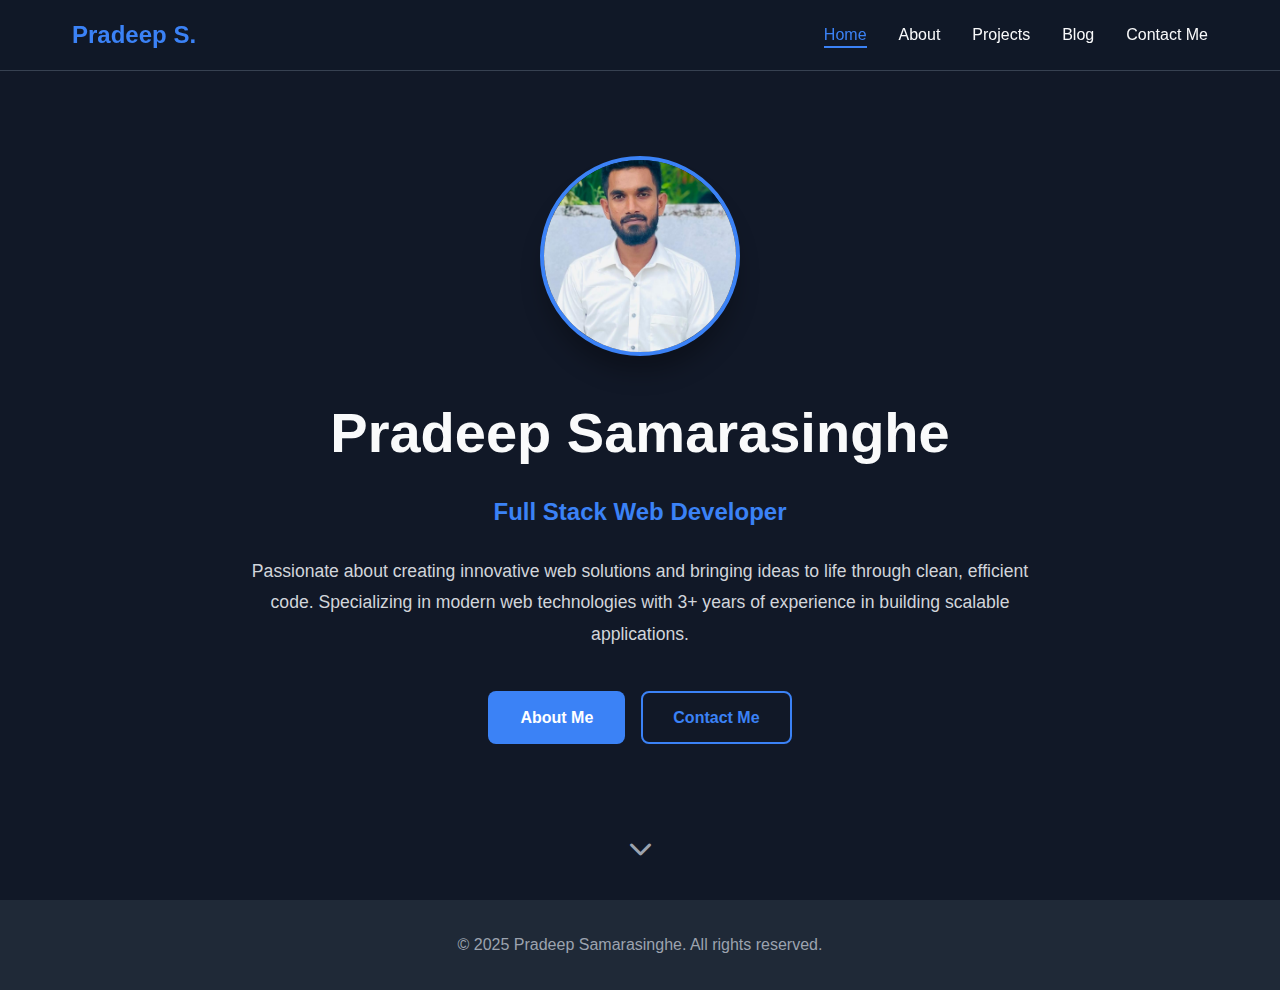
<file: index.html>
<!DOCTYPE html>
<html lang="en">
<head>
    <meta charset="UTF-8">
    <meta name="viewport" content="width=device-width, initial-scale=1.0">
    <title>Pradeep Samarasinghe - Web Developer Portfolio</title>
    <link rel="stylesheet" href="style.css">
    <link rel="stylesheet" href="https://cdnjs.cloudflare.com/ajax/libs/font-awesome/6.0.0/css/all.min.css">
</head>
<body>
    <!-- Navigation -->
    <nav class="navbar" id="navbar">
        <div class="nav-container">
            <div class="nav-logo">
                <a href="index.html">Pradeep S.</a>
            </div>
            <ul class="nav-menu" id="navMenu">
                <li class="nav-item">
                    <a href="index.html" class="nav-link active">Home</a>
                </li>
                <li class="nav-item">
                    <a href="about.html" class="nav-link">About</a>
                </li>
                <li class="nav-item">
                    <a href="projects.html" class="nav-link">Projects</a>
                </li>
                <li class="nav-item">
                    <a href="blog.html" class="nav-link">Blog</a>
                </li>
                <li class="nav-item">
                    <a href="contact.html" class="nav-link">Contact Me</a>
                </li>
            </ul>
            <div class="hamburger" id="hamburger">
                <span class="bar"></span>
                <span class="bar"></span>
                <span class="bar"></span>
            </div>
        </div>
    </nav>

    <!-- Home Section -->
    <section id="home" class="home-section">
        <div class="home-container">
            <div class="profile-image">
                <img src="images/me.jpeg" alt="Pradeep Samarasinghe">
            </div>
            <h1 class="home-title">Pradeep Samarasinghe</h1>
            <p class="home-subtitle">Full Stack Web Developer</p>
            <p class="home-description">
                Passionate about creating innovative web solutions and bringing ideas to life through clean, efficient code. 
                Specializing in modern web technologies with 3+ years of experience in building scalable applications.
            </p>
            <div class="home-buttons">
                <a href="about.html" class="btn btn-primary">About Me</a>
                <a href="contact.html" class="btn btn-secondary">Contact Me</a>
            </div>
        </div>
        <div class="scroll-indicator">
            <i class="fas fa-chevron-down"></i>
        </div>
    </section>

    <!-- Footer -->
    <footer class="footer">
        <div class="container">
            <div class="footer-bottom">
                <p>© 2025 Pradeep Samarasinghe. All rights reserved.</p>
            </div>
        </div>
    </footer>

    <script src="script.js"></script>
</body>
</html>
</file>
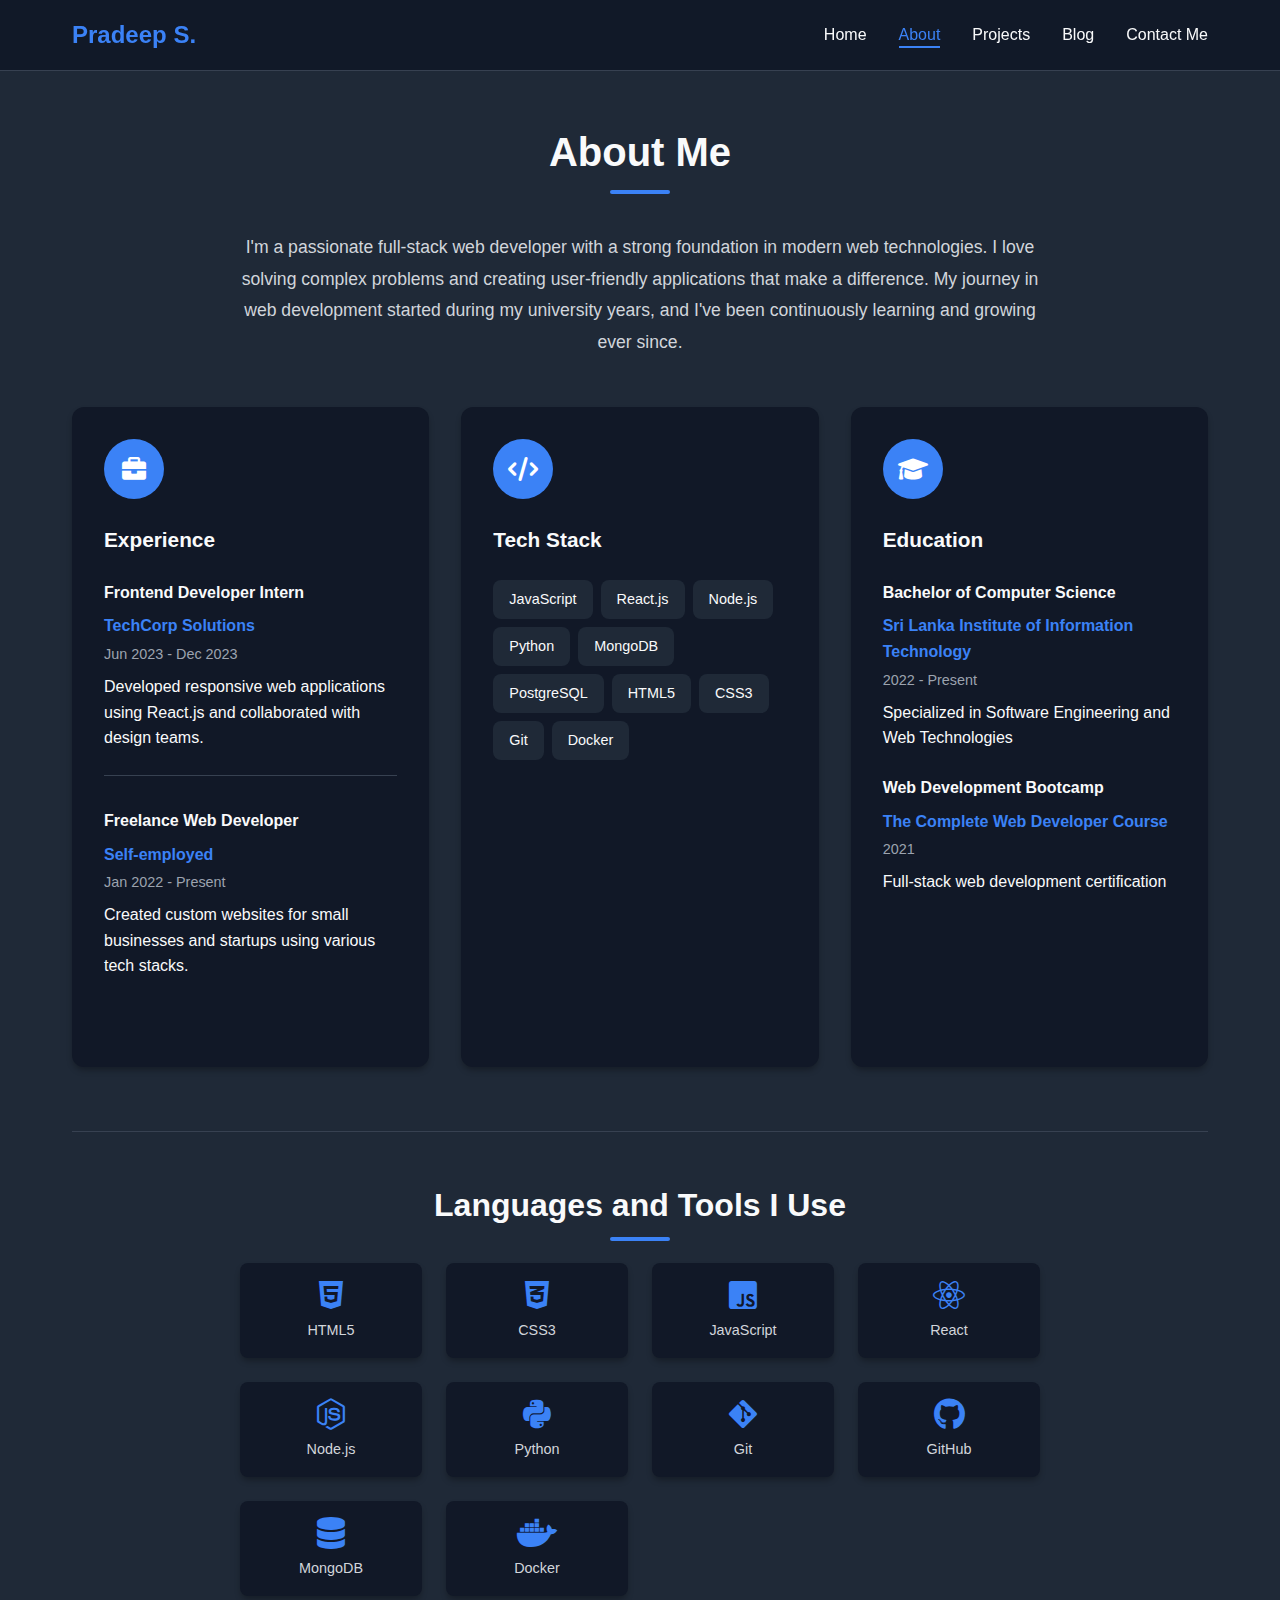
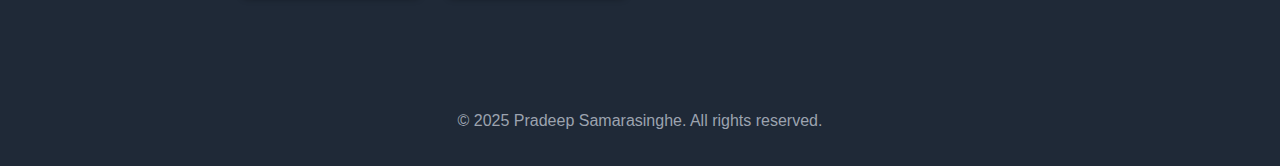
<file: about.html>
<!DOCTYPE html>
<html lang="en">
<head>
    <meta charset="UTF-8">
    <meta name="viewport" content="width=device-width, initial-scale=1.0">
    <title>About - Pradeep Samarasinghe</title>
    <link rel="stylesheet" href="style.css">
    <link rel="stylesheet" href="https://cdnjs.cloudflare.com/ajax/libs/font-awesome/6.0.0/css/all.min.css">
</head>
<body>
    <!-- Navigation -->
    <nav class="navbar" id="navbar">
        <div class="nav-container">
            <div class="nav-logo">
                <a href="index.html">Pradeep S.</a>
            </div>
            <ul class="nav-menu" id="navMenu">
                <li class="nav-item">
                    <a href="index.html" class="nav-link">Home</a>
                </li>
                <li class="nav-item">
                    <a href="about.html" class="nav-link active">About</a>
                </li>
                <li class="nav-item">
                    <a href="projects.html" class="nav-link">Projects</a>
                </li>
                <li class="nav-item">
                    <a href="blog.html" class="nav-link">Blog</a>
                </li>
                <li class="nav-item">
                    <a href="contact.html" class="nav-link">Contact Me</a>
                </li>
            </ul>
            <div class="hamburger" id="hamburger">
                <span class="bar"></span>
                <span class="bar"></span>
                <span class="bar"></span>
            </div>
        </div>
    </nav>

    <!-- About Section -->
    <section class="about-section page-section">
        <div class="container">
            <h1 class="page-title">About Me</h1>
            <div class="about-content">
                <div class="about-intro">
                    <p>
                        I'm a passionate full-stack web developer with a strong foundation in modern web technologies. 
                        I love solving complex problems and creating user-friendly applications that make a difference. 
                        My journey in web development started during my university years, and I've been continuously 
                        learning and growing ever since.
                    </p>
                </div>
                
                <div class="about-grid">
                    <div class="about-card">
                        <div class="card-icon">
                            <i class="fas fa-briefcase"></i>
                        </div>
                        <h3>Experience</h3>
                        <div class="timeline">
                            <div class="timeline-item">
                                <h4>Frontend Developer Intern</h4>
                                <p class="timeline-company">TechCorp Solutions</p>
                                <p class="timeline-period">Jun 2023 - Dec 2023</p>
                                <p>Developed responsive web applications using React.js and collaborated with design teams.</p>
                            </div>
                            <div class="timeline-item">
                                <h4>Freelance Web Developer</h4>
                                <p class="timeline-company">Self-employed</p>
                                <p class="timeline-period">Jan 2022 - Present</p>
                                <p>Created custom websites for small businesses and startups using various tech stacks.</p>
                            </div>
                        </div>
                    </div>

                    <div class="about-card">
                        <div class="card-icon">
                            <i class="fas fa-code"></i>
                        </div>
                        <h3>Tech Stack</h3>
                        <div class="tech-grid">
                            <span class="tech-item">JavaScript</span>
                            <span class="tech-item">React.js</span>
                            <span class="tech-item">Node.js</span>
                            <span class="tech-item">Python</span>
                            <span class="tech-item">MongoDB</span>
                            <span class="tech-item">PostgreSQL</span>
                            <span class="tech-item">HTML5</span>
                            <span class="tech-item">CSS3</span>
                            <span class="tech-item">Git</span>
                            <span class="tech-item">Docker</span>
                        </div>
                    </div>

                    <div class="about-card">
                        <div class="card-icon">
                            <i class="fas fa-graduation-cap"></i>
                        </div>
                        <h3>Education</h3>
                        <div class="education-list">
                            <div class="education-item">
                                <h4>Bachelor of Computer Science</h4>
                                <p class="education-school">Sri Lanka Institute of Information Technology</p>
                                <p class="education-period">2022 - Present</p>
                                <p>Specialized in Software Engineering and Web Technologies</p>
                            </div>
                            <div class="education-item">
                                <h4>Web Development Bootcamp</h4>
                                <p class="education-school">The Complete Web Developer Course</p>
                                <p class="education-period">2021</p>
                                <p>Full-stack web development certification</p>
                            </div>
                        </div>
                    </div>
                </div>

                <!-- Languages and Tools Section -->
                <div class="tools-section">
                    <h2 class="section-title">Languages and Tools I Use</h2>
                    <div class="tools-grid">
                        <div class="tool-item">
                            <i class="fab fa-html5"></i>
                            <span>HTML5</span>
                        </div>
                        <div class="tool-item">
                            <i class="fab fa-css3-alt"></i>
                            <span>CSS3</span>
                        </div>
                        <div class="tool-item">
                            <i class="fab fa-js-square"></i>
                            <span>JavaScript</span>
                        </div>
                        <div class="tool-item">
                            <i class="fab fa-react"></i>
                            <span>React</span>
                        </div>
                        <div class="tool-item">
                            <i class="fab fa-node-js"></i>
                            <span>Node.js</span>
                        </div>
                        <div class="tool-item">
                            <i class="fab fa-python"></i>
                            <span>Python</span>
                        </div>
                        <div class="tool-item">
                            <i class="fab fa-git-alt"></i>
                            <span>Git</span>
                        </div>
                        <div class="tool-item">
                            <i class="fab fa-github"></i>
                            <span>GitHub</span>
                        </div>
                        <div class="tool-item">
                            <i class="fas fa-database"></i>
                            <span>MongoDB</span>
                        </div>
                        <div class="tool-item">
                            <i class="fab fa-docker"></i>
                            <span>Docker</span>
                        </div>
                    </div>
                </div>
            </div>
        </div>
    </section>

    <!-- Footer -->
    <footer class="footer">
        <div class="container">
            <div class="footer-bottom">
                <p>© 2025 Pradeep Samarasinghe. All rights reserved.</p>
            </div>
        </div>
    </footer>

    <script src="script.js"></script>
</body>
</html>
</file>
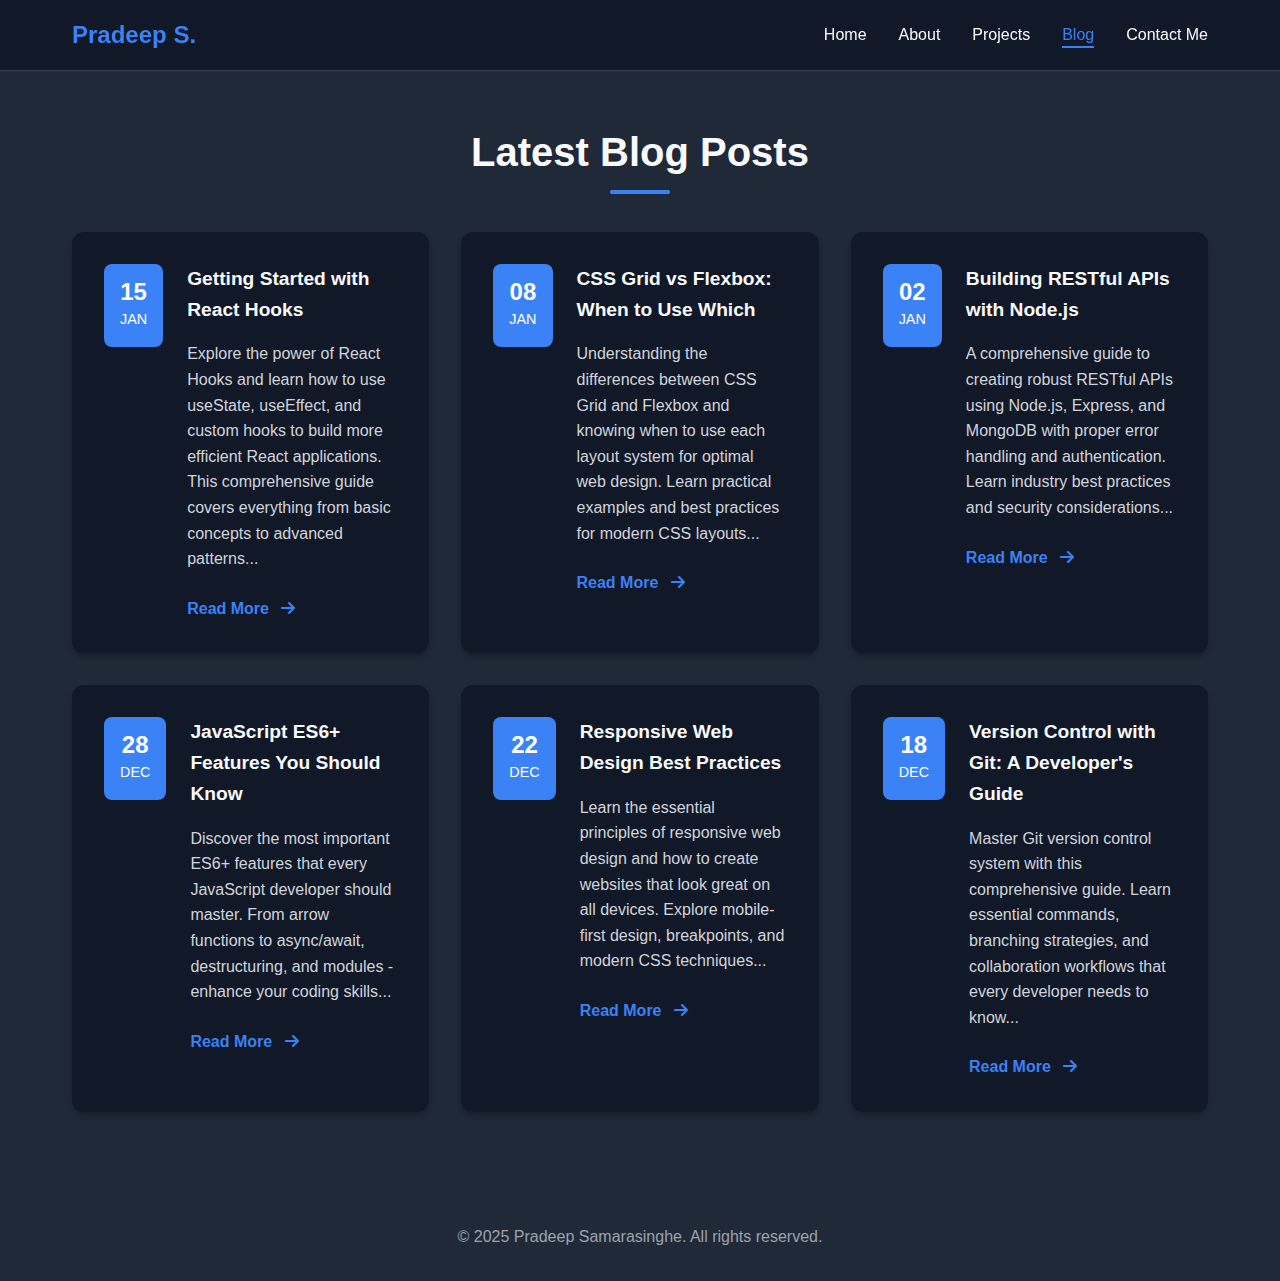
<file: blog.html>
<!DOCTYPE html>
<html lang="en">
<head>
    <meta charset="UTF-8">
    <meta name="viewport" content="width=device-width, initial-scale=1.0">
    <title>Blog - Pradeep Samarasinghe</title>
    <link rel="stylesheet" href="style.css">
    <link rel="stylesheet" href="https://cdnjs.cloudflare.com/ajax/libs/font-awesome/6.0.0/css/all.min.css">
</head>
<body>
    <!-- Navigation -->
    <nav class="navbar" id="navbar">
        <div class="nav-container">
            <div class="nav-logo">
                <a href="index.html">Pradeep S.</a>
            </div>
            <ul class="nav-menu" id="navMenu">
                <li class="nav-item">
                    <a href="index.html" class="nav-link">Home</a>
                </li>
                <li class="nav-item">
                    <a href="about.html" class="nav-link">About</a>
                </li>
                <li class="nav-item">
                    <a href="projects.html" class="nav-link">Projects</a>
                </li>
                <li class="nav-item">
                    <a href="blog.html" class="nav-link active">Blog</a>
                </li>
                <li class="nav-item">
                    <a href="contact.html" class="nav-link">Contact Me</a>
                </li>
            </ul>
            <div class="hamburger" id="hamburger">
                <span class="bar"></span>
                <span class="bar"></span>
                <span class="bar"></span>
            </div>
        </div>
    </nav>

    <!-- Blog Section -->
    <section class="blog-section page-section">
        <div class="container">
            <h1 class="page-title">Latest Blog Posts</h1>
            <div class="blog-grid">
                <article class="blog-card">
                    <div class="blog-date">
                        <span class="date-day">15</span>
                        <span class="date-month">Jan</span>
                    </div>
                    <div class="blog-content">
                        <h3>Getting Started with React Hooks</h3>
                        <p>Explore the power of React Hooks and learn how to use useState, useEffect, and custom hooks to build more efficient React applications. This comprehensive guide covers everything from basic concepts to advanced patterns...</p>
                        <a href="#" class="read-more">Read More <i class="fas fa-arrow-right"></i></a>
                    </div>
                </article>

                <article class="blog-card">
                    <div class="blog-date">
                        <span class="date-day">08</span>
                        <span class="date-month">Jan</span>
                    </div>
                    <div class="blog-content">
                        <h3>CSS Grid vs Flexbox: When to Use Which</h3>
                        <p>Understanding the differences between CSS Grid and Flexbox and knowing when to use each layout system for optimal web design. Learn practical examples and best practices for modern CSS layouts...</p>
                        <a href="#" class="read-more">Read More <i class="fas fa-arrow-right"></i></a>
                    </div>
                </article>

                <article class="blog-card">
                    <div class="blog-date">
                        <span class="date-day">02</span>
                        <span class="date-month">Jan</span>
                    </div>
                    <div class="blog-content">
                        <h3>Building RESTful APIs with Node.js</h3>
                        <p>A comprehensive guide to creating robust RESTful APIs using Node.js, Express, and MongoDB with proper error handling and authentication. Learn industry best practices and security considerations...</p>
                        <a href="#" class="read-more">Read More <i class="fas fa-arrow-right"></i></a>
                    </div>
                </article>

                <article class="blog-card">
                    <div class="blog-date">
                        <span class="date-day">28</span>
                        <span class="date-month">Dec</span>
                    </div>
                    <div class="blog-content">
                        <h3>JavaScript ES6+ Features You Should Know</h3>
                        <p>Discover the most important ES6+ features that every JavaScript developer should master. From arrow functions to async/await, destructuring, and modules - enhance your coding skills...</p>
                        <a href="#" class="read-more">Read More <i class="fas fa-arrow-right"></i></a>
                    </div>
                </article>

                <article class="blog-card">
                    <div class="blog-date">
                        <span class="date-day">22</span>
                        <span class="date-month">Dec</span>
                    </div>
                    <div class="blog-content">
                        <h3>Responsive Web Design Best Practices</h3>
                        <p>Learn the essential principles of responsive web design and how to create websites that look great on all devices. Explore mobile-first design, breakpoints, and modern CSS techniques...</p>
                        <a href="#" class="read-more">Read More <i class="fas fa-arrow-right"></i></a>
                    </div>
                </article>

                <article class="blog-card">
                    <div class="blog-date">
                        <span class="date-day">18</span>
                        <span class="date-month">Dec</span>
                    </div>
                    <div class="blog-content">
                        <h3>Version Control with Git: A Developer's Guide</h3>
                        <p>Master Git version control system with this comprehensive guide. Learn essential commands, branching strategies, and collaboration workflows that every developer needs to know...</p>
                        <a href="#" class="read-more">Read More <i class="fas fa-arrow-right"></i></a>
                    </div>
                </article>
            </div>
        </div>
    </section>

    <!-- Footer -->
    <footer class="footer">
        <div class="container">
            <div class="footer-bottom">
                <p>© 2025 Pradeep Samarasinghe. All rights reserved.</p>
            </div>
        </div>
    </footer>

    <script src="script.js"></script>
</body>
</html>
</file>
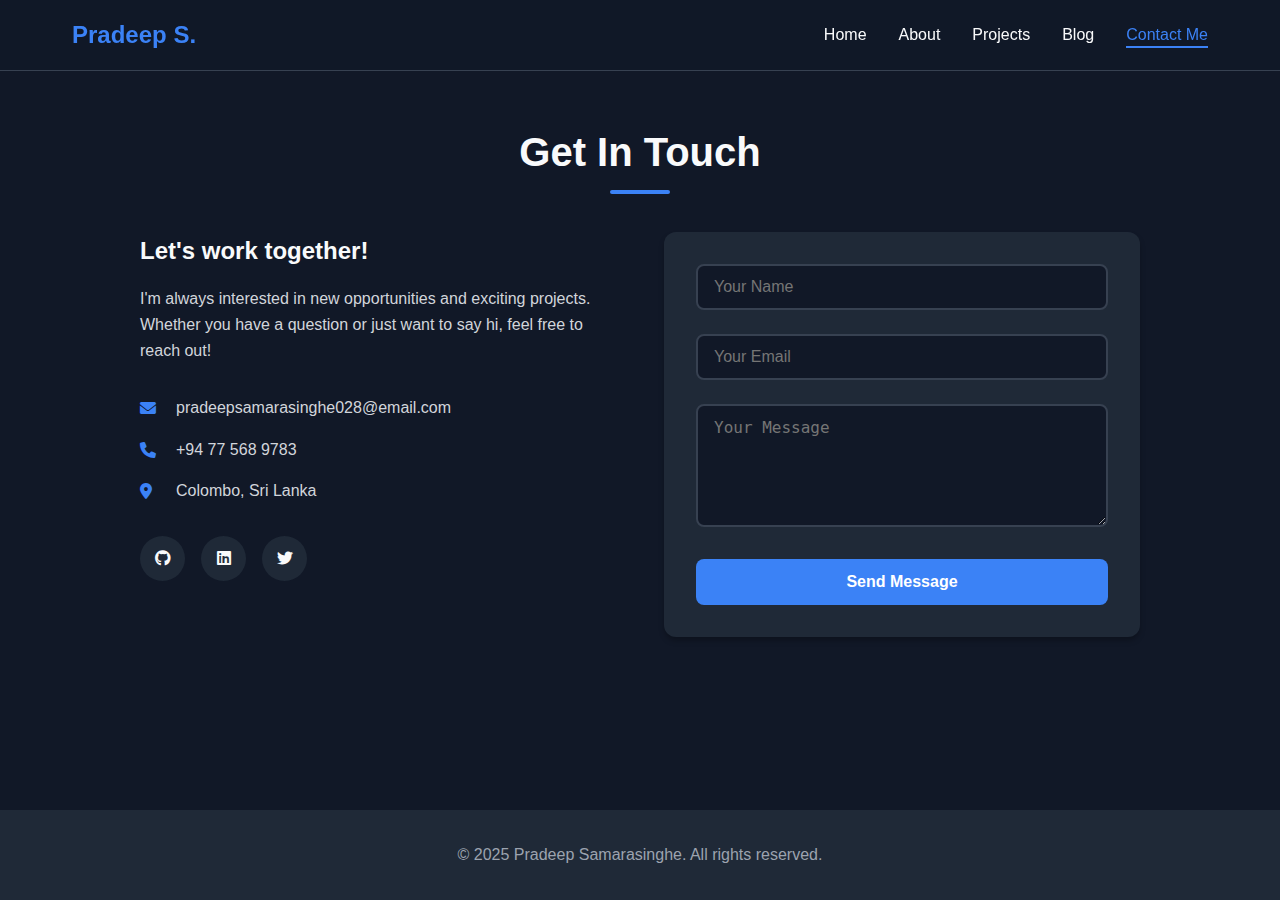
<file: contact.html>
<!DOCTYPE html>
<html lang="en">
<head>
    <meta charset="UTF-8">
    <meta name="viewport" content="width=device-width, initial-scale=1.0">
    <title>Contact - Pradeep Samarasinghe</title>
    <link rel="stylesheet" href="style.css">
    <link rel="stylesheet" href="https://cdnjs.cloudflare.com/ajax/libs/font-awesome/6.0.0/css/all.min.css">
</head>
<body>
    <!-- Navigation -->
    <nav class="navbar" id="navbar">
        <div class="nav-container">
            <div class="nav-logo">
                <a href="index.html">Pradeep S.</a>
            </div>
            <ul class="nav-menu" id="navMenu">
                <li class="nav-item">
                    <a href="index.html" class="nav-link">Home</a>
                </li>
                <li class="nav-item">
                    <a href="about.html" class="nav-link">About</a>
                </li>
                <li class="nav-item">
                    <a href="projects.html" class="nav-link">Projects</a>
                </li>
                <li class="nav-item">
                    <a href="blog.html" class="nav-link">Blog</a>
                </li>
                <li class="nav-item">
                    <a href="contact.html" class="nav-link active">Contact Me</a>
                </li>
            </ul>
            <div class="hamburger" id="hamburger">
                <span class="bar"></span>
                <span class="bar"></span>
                <span class="bar"></span>
            </div>
        </div>
    </nav>

    <!-- Contact Section -->
    <section class="contact-section page-section">
        <div class="container">
            <h1 class="page-title">Get In Touch</h1>
            <div class="contact-content">
                <div class="contact-info">
                    <h3>Let's work together!</h3>
                    <p>I'm always interested in new opportunities and exciting projects. Whether you have a question or just want to say hi, feel free to reach out!</p>
                    
                    <div class="contact-details">
                        <div class="contact-item">
                            <i class="fas fa-envelope"></i>
                            <span>pradeepsamarasinghe028@email.com</span>
                        </div>
                        <div class="contact-item">
                            <i class="fas fa-phone"></i>
                            <span>+94 77 568 9783</span>
                        </div>
                        <div class="contact-item">
                            <i class="fas fa-map-marker-alt"></i>
                            <span>Colombo, Sri Lanka</span>
                        </div>
                    </div>

                    <div class="social-links">
                        <a href="#" class="social-link">
                            <i class="fab fa-github"></i>
                        </a>
                        <a href="#" class="social-link">
                            <i class="fab fa-linkedin"></i>
                        </a>
                        <a href="#" class="social-link">
                            <i class="fab fa-twitter"></i>
                        </a>
                    </div>
                </div>

                <form class="contact-form" id="contactForm">
                    <div class="form-group">
                        <input type="text" id="name" name="name" placeholder="Your Name" required>
                        <span class="error-message" id="nameError"></span>
                    </div>
                    <div class="form-group">
                        <input type="email" id="email" name="email" placeholder="Your Email" required>
                        <span class="error-message" id="emailError"></span>
                    </div>
                    <div class="form-group">
                        <textarea id="message" name="message" placeholder="Your Message" rows="5" required></textarea>
                        <span class="error-message" id="messageError"></span>
                    </div>
                    <button type="submit" class="btn btn-primary btn-full">Send Message</button>
                </form>
            </div>
        </div>
    </section>

    <!-- Footer -->
    <footer class="footer">
        <div class="container">
            <div class="footer-bottom">
                <p>© 2025 Pradeep Samarasinghe. All rights reserved.</p>
            </div>
        </div>
    </footer>

    <script src="script.js"></script>
</body>
</html>
</file>
<file: style.css>
/* CSS Reset and Base Styles */
* {
    margin: 0;
    padding: 0;
    box-sizing: border-box;
}

:root {
    /* Dark theme colors */
    --primary-color: #3b82f6;
    --secondary-color: #1e40af;
    --accent-color: #f59e0b;
    --success-color: #10b981;
    --warning-color: #f59e0b;
    --error-color: #ef4444;
    
    --text-primary: #f9fafb;
    --text-secondary: #d1d5db;
    --text-light: #9ca3af;
    
    --bg-primary: #111827;
    --bg-secondary: #1f2937;
    --bg-tertiary: #374151;
    
    --border-color: #374151;
    --shadow: 0 4px 6px -1px rgba(0, 0, 0, 0.3);
    --shadow-lg: 0 20px 25px -5px rgba(0, 0, 0, 0.3);
    
    --border-radius: 8px;
    --border-radius-lg: 12px;
    --transition: all 0.3s ease;
}

body {
    font-family: 'Inter', -apple-system, BlinkMacSystemFont, 'Segoe UI', Roboto, sans-serif;
    line-height: 1.6;
    color: var(--text-primary);
    background-color: var(--bg-primary);
    transition: var(--transition);
}

html {
    scroll-behavior: smooth;
}

.container {
    max-width: 1200px;
    margin: 0 auto;
    padding: 0 2rem;
}

/* Navigation */
.navbar {
    position: fixed;
    top: 0;
    width: 100%;
    background: rgba(17, 24, 39, 0.95);
    backdrop-filter: blur(10px);
    z-index: 1000;
    transition: var(--transition);
    border-bottom: 1px solid var(--border-color);
}

.nav-container {
    max-width: 1200px;
    margin: 0 auto;
    padding: 0 2rem;
    display: flex;
    justify-content: space-between;
    align-items: center;
    height: 70px;
}

.nav-logo a {
    font-size: 1.5rem;
    font-weight: 700;
    color: var(--primary-color);
    text-decoration: none;
}

.nav-menu {
    display: flex;
    list-style: none;
    gap: 2rem;
}

.nav-link {
    color: var(--text-primary);
    text-decoration: none;
    font-weight: 500;
    transition: var(--transition);
    position: relative;
}

.nav-link:hover {
    color: var(--primary-color);
}

.nav-link::after {
    content: '';
    position: absolute;
    bottom: -5px;
    left: 0;
    width: 0;
    height: 2px;
    background: var(--primary-color);
    transition: var(--transition);
}

.nav-link:hover::after {
    width: 100%;
}

.hamburger {
    display: none;
    flex-direction: column;
    cursor: pointer;
}

.bar {
    width: 25px;
    height: 3px;
    background: var(--text-primary);
    margin: 3px 0;
    transition: var(--transition);
}

/* Home Section */
.home-section {
    min-height: 100vh;
    display: flex;
    align-items: center;
    justify-content: center;
    background: var(--bg-primary); /* Changed to solid #111827 */
    text-align: center;
    position: relative;
    padding: 2rem;
}

.home-container {
    max-width: 800px;
    animation: fadeInUp 1s ease-out;
}

.profile-image {
    width: 200px;
    height: 200px;
    margin: 0 auto 2rem;
    border-radius: 50%;
    overflow: hidden;
    border: 4px solid var(--primary-color);
    box-shadow: var(--shadow-lg);
    transition: var(--transition);
}

.profile-image:hover {
    transform: scale(1.05);
}

.profile-image img {
    width: 100%;
    height: 100%;
    object-fit: cover;
}

.home-title {
    font-size: 3.5rem;
    font-weight: 700;
    margin-bottom: 1rem;
    color: var(--text-primary);
}

.home-subtitle {
    font-size: 1.5rem;
    color: var(--primary-color);
    margin-bottom: 1.5rem;
    font-weight: 600;
}

.home-description {
    font-size: 1.1rem;
    color: var(--text-secondary);
    margin-bottom: 2.5rem;
    line-height: 1.8;
}

.home-buttons {
    display: flex;
    gap: 1rem;
    justify-content: center;
    flex-wrap: wrap;
}

.scroll-indicator {
    position: absolute;
    bottom: 2rem;
    left: 50%;
    transform: translateX(-50%);
    color: var(--text-light);
    font-size: 1.5rem;
    animation: bounce 2s infinite;
}

/* Buttons */
.btn {
    display: inline-block;
    padding: 12px 30px;
    border-radius: var(--border-radius);
    text-decoration: none;
    font-weight: 600;
    transition: var(--transition);
    border: 2px solid transparent;
    cursor: pointer;
    font-size: 1rem;
}

.btn-primary {
    background: var(--primary-color);
    color: white;
}

.btn-primary:hover {
    background: var(--secondary-color);
    transform: translateY(-2px);
    box-shadow: var(--shadow-lg);
}

.btn-secondary {
    background: transparent;
    color: var(--primary-color);
    border-color: var(--primary-color);
}

.btn-secondary:hover {
    background: var(--primary-color);
    color: white;
    transform: translateY(-2px);
}

.btn-outline {
    background: transparent;
    color: var(--text-primary);
    border-color: var(--border-color);
}

.btn-outline:hover {
    background: var(--text-primary);
    color: var(--bg-primary);
}

.btn-sm {
    padding: 8px 20px;
    font-size: 0.9rem;
}

.btn-full {
    width: 100%;
}

/* Section Styles */
section {
    padding: 5rem 0;
}

.section-title {
    font-size: 2.5rem;
    font-weight: 700;
    text-align: center;
    margin-bottom: 3rem;
    color: var(--text-primary);
    position: relative;
}

.section-title::after {
    content: '';
    position: absolute;
    bottom: -10px;
    left: 50%;
    transform: translateX(-50%);
    width: 60px;
    height: 4px;
    background: var(--primary-color);
    border-radius: 2px;
}

/* About Section */
.about-section {
    background: var(--bg-secondary);
}

.about-intro {
    text-align: center;
    max-width: 800px;
    margin: 0 auto 3rem;
}

.about-intro p {
    font-size: 1.1rem;
    color: var(--text-secondary);
    line-height: 1.8;
}

.about-grid {
    display: grid;
    grid-template-columns: repeat(auto-fit, minmax(350px, 1fr));
    gap: 2rem;
    margin-top: 3rem;
}

.about-card {
    background: var(--bg-primary);
    padding: 2rem;
    border-radius: var(--border-radius-lg);
    box-shadow: var(--shadow);
    transition: var(--transition);
}

.about-card:hover {
    transform: translateY(-5px);
    box-shadow: var(--shadow-lg);
}

.card-icon {
    width: 60px;
    height: 60px;
    background: var(--primary-color);
    border-radius: 50%;
    display: flex;
    align-items: center;
    justify-content: center;
    margin-bottom: 1.5rem;
    color: white;
    font-size: 1.5rem;
}

.about-card h3 {
    font-size: 1.3rem;
    margin-bottom: 1.5rem;
    color: var(--text-primary);
}

.timeline-item {
    margin-bottom: 2rem;
    padding-bottom: 1.5rem;
    border-bottom: 1px solid var(--border-color);
}

.timeline-item:last-child {
    border-bottom: none;
}

.timeline-item h4 {
    color: var(--text-primary);
    margin-bottom: 0.5rem;
}

.timeline-company {
    color: var(--primary-color);
    font-weight: 600;
    margin-bottom: 0.25rem;
}

.timeline-period {
    color: var(--text-light);
    font-size: 0.9rem;
    margin-bottom: 0.5rem;
}

.tech-grid {
    display: flex;
    flex-wrap: wrap;
    gap: 0.5rem;
}

.tech-item {
    background: var(--bg-secondary);
    color: var(--text-primary);
    padding: 0.5rem 1rem;
    border-radius: var(--border-radius);
    font-size: 0.9rem;
    font-weight: 500;
}

.education-item {
    margin-bottom: 1.5rem;
}

.education-item h4 {
    color: var(--text-primary);
    margin-bottom: 0.5rem;
}

.education-school {
    color: var(--primary-color);
    font-weight: 600;
    margin-bottom: 0.25rem;
}

.education-period {
    color: var(--text-light);
    font-size: 0.9rem;
    margin-bottom: 0.5rem;
}

/* Projects Section */
.projects-grid {
    display: grid;
    grid-template-columns: repeat(auto-fit, minmax(350px, 1fr));
    gap: 2rem;
}

.project-card {
    background: var(--bg-primary);
    border-radius: var(--border-radius-lg);
    overflow: hidden;
    box-shadow: var(--shadow);
    transition: var(--transition);
}

.project-card:hover {
    transform: translateY(-5px);
    box-shadow: var(--shadow-lg);
}

.project-image {
    position: relative;
    height: 250px;
    overflow: hidden;
}

.project-image img {
    width: 100%;
    height: 100%;
    object-fit: cover;
    transition: var(--transition);
}

.project-overlay {
    position: absolute;
    top: 0;
    left: 0;
    right: 0;
    bottom: 0;
    background: rgba(59, 130, 246, 0.9);
    display: flex;
    align-items: center;
    justify-content: center;
    opacity: 0;
    transition: var(--transition);
}

.project-card:hover .project-overlay {
    opacity: 1;
}

.project-card:hover .project-image img {
    transform: scale(1.1);
}

.project-info {
    text-align: center;
    color: white;
    padding: 2rem;
}

.project-info h3 {
    font-size: 1.3rem;
    margin-bottom: 1rem;
}

.project-info p {
    margin-bottom: 1.5rem;
    line-height: 1.6;
}

.project-buttons {
    display: flex;
    gap: 1rem;
    justify-content: center;
}

.project-content {
    padding: 1.5rem;
}

.project-content h3 {
    margin-bottom: 1rem;
    color: var(--text-primary);
}

.project-tech {
    display: flex;
    flex-wrap: wrap;
    gap: 0.5rem;
}

.project-tech span {
    background: var(--bg-secondary);
    color: var(--text-secondary);
    padding: 0.25rem 0.75rem;
    border-radius: var(--border-radius);
    font-size: 0.8rem;
}

/* Blog Section */
.blog-section {
    background: var(--bg-secondary);
}

.blog-grid {
    display: grid;
    grid-template-columns: repeat(auto-fit, minmax(350px, 1fr));
    gap: 2rem;
}

.blog-card {
    background: var(--bg-primary);
    border-radius: var(--border-radius-lg);
    padding: 2rem;
    box-shadow: var(--shadow);
    transition: var(--transition);
    display: flex;
    gap: 1.5rem;
}

.blog-card:hover {
    transform: translateY(-5px);
    box-shadow: var(--shadow-lg);
}

.blog-date {
    flex-shrink: 0;
    text-align: center;
    background: var(--primary-color);
    color: white;
    padding: 1rem;
    border-radius: var(--border-radius);
    height: fit-content;
}

.date-day {
    display: block;
    font-size: 1.5rem;
    font-weight: 700;
    line-height: 1;
}

.date-month {
    display: block;
    font-size: 0.9rem;
    text-transform: uppercase;
    margin-top: 0.25rem;
}

.blog-content h3 {
    color: var(--text-primary);
    margin-bottom: 1rem;
    font-size: 1.2rem;
}

.blog-content p {
    color: var(--text-secondary);
    margin-bottom: 1.5rem;
    line-height: 1.6;
}

.read-more {
    color: var(--primary-color);
    text-decoration: none;
    font-weight: 600;
    transition: var(--transition);
}

.read-more:hover {
    color: var(--secondary-color);
}

.read-more i {
    margin-left: 0.5rem;
    transition: var(--transition);
}

.read-more:hover i {
    transform: translateX(5px);
}

/* Contact Section */
.contact-content {
    display: grid;
    grid-template-columns: 1fr 1fr;
    gap: 3rem;
    max-width: 1000px;
    margin: 0 auto;
}

.contact-info h3 {
    font-size: 1.5rem;
    margin-bottom: 1rem;
    color: var(--text-primary);
}

.contact-info p {
    color: var(--text-secondary);
    margin-bottom: 2rem;
    line-height: 1.6;
}

.contact-details {
    margin-bottom: 2rem;
}

.contact-item {
    display: flex;
    align-items: center;
    gap: 1rem;
    margin-bottom: 1rem;
    color: var(--text-secondary);
}

.contact-item i {
    color: var(--primary-color);
    width: 20px;
}

.social-links {
    display: flex;
    gap: 1rem;
}

.social-link {
    width: 45px;
    height: 45px;
    background: var(--bg-secondary);
    border-radius: 50%;
    display: flex;
    align-items: center;
    justify-content: center;
    color: var(--text-primary);
    text-decoration: none;
    transition: var(--transition);
}

.social-link:hover {
    background: var(--primary-color);
    color: white;
    transform: translateY(-3px);
}

.contact-form {
    background: var(--bg-secondary);
    padding: 2rem;
    border-radius: var(--border-radius-lg);
    box-shadow: var(--shadow);
}

.form-group {
    margin-bottom: 1.5rem;
}

.contact-form input,
.contact-form textarea {
    width: 100%;
    padding: 12px 16px;
    border: 2px solid var(--border-color);
    border-radius: var(--border-radius);
    font-size: 1rem;
    transition: var(--transition);
    background: var(--bg-primary);
    color: var(--text-primary);
}

.contact-form input:focus,
.contact-form textarea:focus {
    outline: none;
    border-color: var(--primary-color);
    box-shadow: 0 0 0 3px rgba(59, 130, 246, 0.1);
}

.error-message {
    color: var(--error-color);
    font-size: 0.875rem;
    margin-top: 0.5rem;
    display: block;
}

/* Footer */
.footer {
    background: var(--bg-secondary);
    padding: 2rem 0;
    margin-top: auto;
}

.footer-bottom {
    text-align: center;
    color: var(--text-light);
}

/* Animations */
@keyframes fadeInUp {
    from {
        opacity: 0;
        transform: translateY(30px);
    }
    to {
        opacity: 1;
        transform: translateY(0);
    }
}

@keyframes bounce {
    0%, 20%, 50%, 80%, 100% {
        transform: translateX(-50%) translateY(0);
    }
    40% {
        transform: translateX(-50%) translateY(-10px);
    }
    60% {
        transform: translateX(-50%) translateY(-5px);
    }
}

.fade-in {
    opacity: 0;
    transform: translateY(30px);
    transition: all 0.6s ease;
}

.fade-in.visible {
    opacity: 1;
    transform: translateY(0);
}

/* Page-specific styles */
body {
    min-height: 100vh;
    display: flex;
    flex-direction: column;
}

.page-section {
    flex: 1;
    padding-top: 120px;
}

.page-title {
    font-size: 2.5rem;
    font-weight: 700;
    text-align: center;
    margin-bottom: 3rem;
    color: var(--text-primary);
    position: relative;
}

.page-title::after {
    content: '';
    position: absolute;
    bottom: -10px;
    left: 50%;
    transform: translateX(-50%);
    width: 60px;
    height: 4px;
    background: var(--primary-color);
    border-radius: 2px;
}

/* Active navigation link */
.nav-link.active {
    color: var(--primary-color);
}

.nav-link.active::after {
    width: 100%;
}

/* Tools section for About page */
.tools-section {
    margin-top: 4rem;
    padding-top: 3rem;
    border-top: 1px solid var(--border-color);
}

.tools-section .section-title {
    font-size: 2rem;
    margin-bottom: 2rem;
}

.tools-grid {
    display: grid;
    grid-template-columns: repeat(auto-fit, minmax(150px, 1fr));
    gap: 1.5rem;
    max-width: 800px;
    margin: 0 auto;
}

.tool-item {
    display: flex;
    flex-direction: column;
    align-items: center;
    gap: 0.5rem;
    padding: 1rem;
    background: var(--bg-primary);
    border-radius: var(--border-radius);
    transition: var(--transition);
    box-shadow: var(--shadow);
}

.tool-item:hover {
    transform: translateY(-3px);
    box-shadow: var(--shadow-lg);
}

.tool-item i {
    font-size: 2rem;
    color: var(--primary-color);
}

.tool-item span {
    font-size: 0.9rem;
    color: var(--text-secondary);
    font-weight: 500;
}

/* Responsive Design */
@media (max-width: 1024px) {
    .container {
        padding: 0 1.5rem;
    }
    
    .home-title {
        font-size: 3rem;
    }
    
    .contact-content {
        grid-template-columns: 1fr;
        gap: 2rem;
    }
    
    .tools-grid {
        grid-template-columns: repeat(auto-fit, minmax(120px, 1fr));
    }
}

@media (max-width: 768px) {
    .hamburger {
        display: flex;
    }
    
    .nav-menu {
        position: fixed;
        left: -100%;
        top: 70px;
        flex-direction: column;
        background: var(--bg-primary);
        width: 100%;
        text-align: center;
        transition: 0.3s;
        box-shadow: var(--shadow);
        padding: 2rem 0;
    }
    
    .nav-menu.active {
        left: 0;
    }
    
    .nav-menu li {
        margin: 1rem 0;
    }
    
    .hamburger.active .bar:nth-child(2) {
        opacity: 0;
    }
    
    .hamburger.active .bar:nth-child(1) {
        transform: translateY(9px) rotate(45deg);
    }
    
    .hamburger.active .bar:nth-child(3) {
        transform: translateY(-9px) rotate(-45deg);
    }
    
    .home-title {
        font-size: 2.5rem;
    }
    
    .home-subtitle {
        font-size: 1.2rem;
    }
    
    .home-buttons {
        flex-direction: column;
        align-items: center;
    }
    
    .profile-image {
        width: 150px;
        height: 150px;
    }
    
    .section-title {
        font-size: 2rem;
    }
    
    .about-grid {
        grid-template-columns: 1fr;
    }
    
    .projects-grid {
        grid-template-columns: 1fr;
    }
    
    .blog-grid {
        grid-template-columns: 1fr;
    }
    
    .blog-card {
        flex-direction: column;
        gap: 1rem;
    }
    
    .tools-grid {
        grid-template-columns: repeat(auto-fit, minmax(100px, 1fr));
        gap: 1rem;
    }
    
    .tool-item {
        padding: 0.75rem;
    }
    
    .tool-item i {
        font-size: 1.5rem;
    }
    
    .tool-item span {
        font-size: 0.8rem;
    }
}

@media (max-width: 480px) {
    .container {
        padding: 0 1rem;
    }
    
    .nav-container {
        padding: 0 1rem;
    }
    
    .home-title {
        font-size: 2rem;
    }
    
    .profile-image {
        width: 120px;
        height: 120px;
    }
    
    .about-card {
        padding: 1.5rem;
    }
    
    .contact-form {
        padding: 1.5rem;
    }
    
    .project-info {
        padding: 1.5rem;
    }
    
    .project-buttons {
        flex-direction: column;
    }
}
</file>
